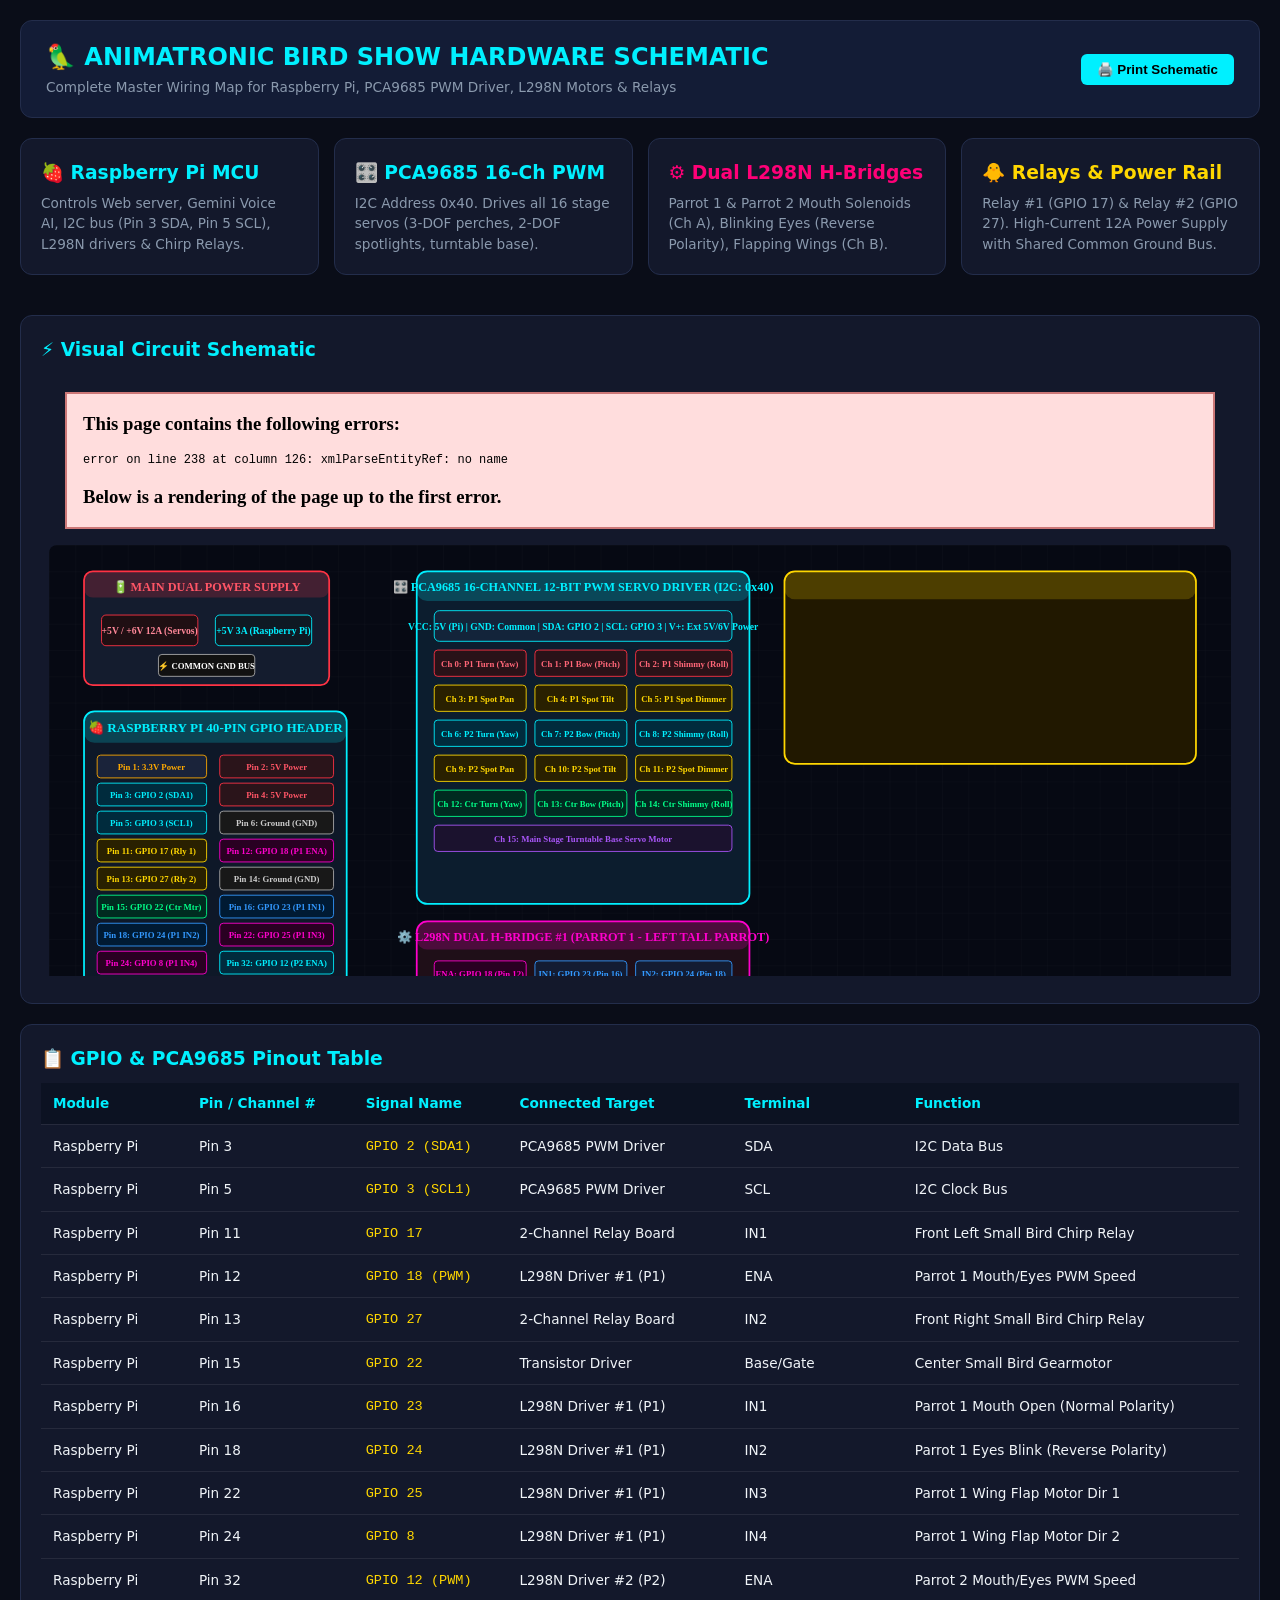
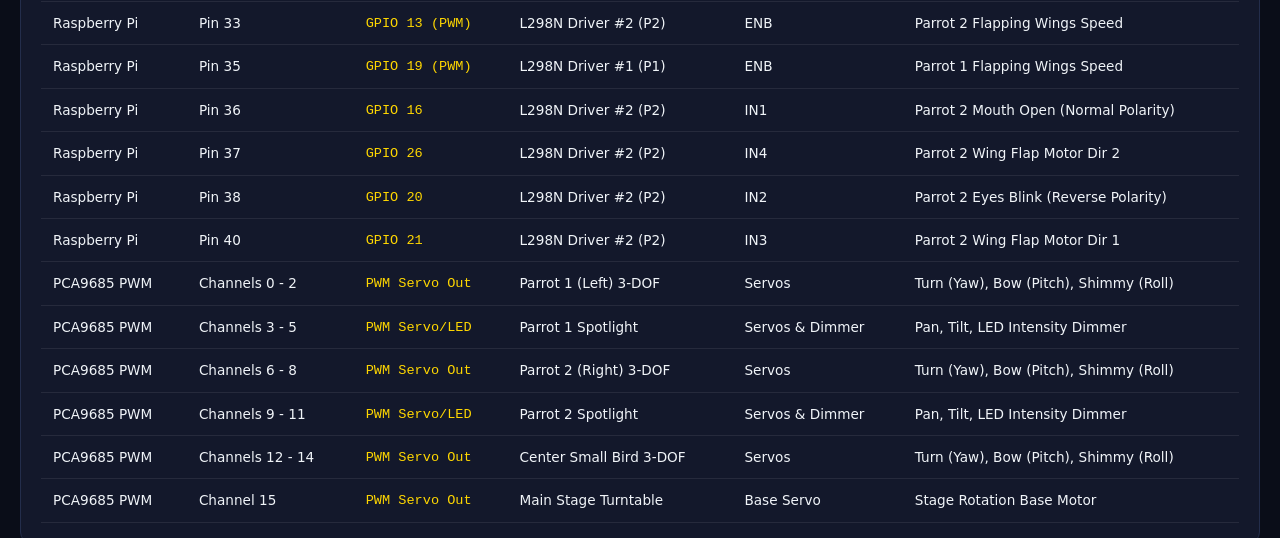
<file: wiring_diagram.html>
<!DOCTYPE html>
<html lang="en">
<head>
    <meta charset="UTF-8">
    <meta name="viewport" content="width=device-width, initial-scale=1.0">
    <title>🦜 Animatronic Bird Show - Hardware Wiring Diagram & Schematic</title>
    <style>
        :root {
            --bg-dark: #0a0d18;
            --card-bg: #13182b;
            --card-border: #232d4b;
            --text-main: #f0f4f8;
            --text-muted: #8a99ad;
            --accent-cyan: #00f0ff;
            --accent-yellow: #ffd700;
            --accent-green: #00ff88;
            --accent-red: #ff3344;
            --accent-magenta: #ff0077;
            --font-family: 'Segoe UI', system-ui, sans-serif;
        }
        * { box-sizing: border-box; margin: 0; padding: 0; }
        body { background: var(--bg-dark); color: var(--text-main); font-family: var(--font-family); padding: 20px; line-height: 1.5; }
        header { display: flex; justify-content: space-between; align-items: center; background: #131c36; border: 1px solid var(--card-border); padding: 18px 25px; border-radius: 12px; margin-bottom: 20px; }
        h1 { font-size: 1.5rem; color: var(--accent-cyan); }
        .subtitle { font-size: 0.85rem; color: var(--text-muted); }
        .card { background: var(--card-bg); border: 1px solid var(--card-border); border-radius: 12px; padding: 20px; margin-bottom: 20px; }
        .grid { display: grid; grid-template-columns: repeat(auto-fit, minmax(280px, 1fr)); gap: 15px; margin-bottom: 20px; }
        table { width: 100%; border-collapse: collapse; margin-top: 10px; font-size: 0.85rem; }
        th, td { padding: 10px 12px; text-align: left; border-bottom: 1px solid rgba(255,255,255,0.08); }
        th { background: #0c1222; color: var(--accent-cyan); font-weight: bold; }
        tr:hover { background: rgba(0, 240, 255, 0.1); }
        .btn { background: var(--accent-cyan); color: #000; border: none; padding: 8px 16px; border-radius: 6px; font-weight: bold; cursor: pointer; }
        code { color: var(--accent-yellow); font-family: monospace; }
    </style>
</head>
<body>
    <header>
        <div>
            <h1>🦜 ANIMATRONIC BIRD SHOW HARDWARE SCHEMATIC</h1>
            <span class="subtitle">Complete Master Wiring Map for Raspberry Pi, PCA9685 PWM Driver, L298N Motors & Relays</span>
        </div>
        <button class="btn" onclick="window.print()">🖨️ Print Schematic</button>
    </header>

    <div class="grid">
        <div class="card">
            <h3 style="color:var(--accent-cyan);">🍓 Raspberry Pi MCU</h3>
            <p style="font-size:0.85rem; color:var(--text-muted); margin-top:6px;">
                Controls Web server, Gemini Voice AI, I2C bus (Pin 3 SDA, Pin 5 SCL), L298N drivers & Chirp Relays.
            </p>
        </div>
        <div class="card">
            <h3 style="color:var(--accent-cyan);">🎛️ PCA9685 16-Ch PWM</h3>
            <p style="font-size:0.85rem; color:var(--text-muted); margin-top:6px;">
                I2C Address 0x40. Drives all 16 stage servos (3-DOF perches, 2-DOF spotlights, turntable base).
            </p>
        </div>
        <div class="card">
            <h3 style="color:var(--accent-magenta);">⚙️ Dual L298N H-Bridges</h3>
            <p style="font-size:0.85rem; color:var(--text-muted); margin-top:6px;">
                Parrot 1 & Parrot 2 Mouth Solenoids (Ch A), Blinking Eyes (Reverse Polarity), Flapping Wings (Ch B).
            </p>
        </div>
        <div class="card">
            <h3 style="color:var(--accent-yellow);">🐥 Relays & Power Rail</h3>
            <p style="font-size:0.85rem; color:var(--text-muted); margin-top:6px;">
                Relay #1 (GPIO 17) & Relay #2 (GPIO 27). High-Current 12A Power Supply with Shared Common Ground Bus.
            </p>
        </div>
    </div>

    <div class="card" style="overflow-x: auto;">
        <h3 style="color:var(--accent-cyan); margin-bottom:12px;">⚡ Visual Circuit Schematic</h3>
        <iframe src="wiring_diagram.svg" style="width:100%; height:600px; border:none; border-radius:8px;"></iframe>
    </div>

    <div class="card">
        <h3 style="color:var(--accent-cyan);">📋 GPIO & PCA9685 Pinout Table</h3>
        <table>
            <thead>
                <tr>
                    <th>Module</th>
                    <th>Pin / Channel #</th>
                    <th>Signal Name</th>
                    <th>Connected Target</th>
                    <th>Terminal</th>
                    <th>Function</th>
                </tr>
            </thead>
            <tbody>
                <tr><td>Raspberry Pi</td><td>Pin 3</td><td><code>GPIO 2 (SDA1)</code></td><td>PCA9685 PWM Driver</td><td>SDA</td><td>I2C Data Bus</td></tr>
                <tr><td>Raspberry Pi</td><td>Pin 5</td><td><code>GPIO 3 (SCL1)</code></td><td>PCA9685 PWM Driver</td><td>SCL</td><td>I2C Clock Bus</td></tr>
                <tr><td>Raspberry Pi</td><td>Pin 11</td><td><code>GPIO 17</code></td><td>2-Channel Relay Board</td><td>IN1</td><td>Front Left Small Bird Chirp Relay</td></tr>
                <tr><td>Raspberry Pi</td><td>Pin 12</td><td><code>GPIO 18 (PWM)</code></td><td>L298N Driver #1 (P1)</td><td>ENA</td><td>Parrot 1 Mouth/Eyes PWM Speed</td></tr>
                <tr><td>Raspberry Pi</td><td>Pin 13</td><td><code>GPIO 27</code></td><td>2-Channel Relay Board</td><td>IN2</td><td>Front Right Small Bird Chirp Relay</td></tr>
                <tr><td>Raspberry Pi</td><td>Pin 15</td><td><code>GPIO 22</code></td><td>Transistor Driver</td><td>Base/Gate</td><td>Center Small Bird Gearmotor</td></tr>
                <tr><td>Raspberry Pi</td><td>Pin 16</td><td><code>GPIO 23</code></td><td>L298N Driver #1 (P1)</td><td>IN1</td><td>Parrot 1 Mouth Open (Normal Polarity)</td></tr>
                <tr><td>Raspberry Pi</td><td>Pin 18</td><td><code>GPIO 24</code></td><td>L298N Driver #1 (P1)</td><td>IN2</td><td>Parrot 1 Eyes Blink (Reverse Polarity)</td></tr>
                <tr><td>Raspberry Pi</td><td>Pin 22</td><td><code>GPIO 25</code></td><td>L298N Driver #1 (P1)</td><td>IN3</td><td>Parrot 1 Wing Flap Motor Dir 1</td></tr>
                <tr><td>Raspberry Pi</td><td>Pin 24</td><td><code>GPIO 8</code></td><td>L298N Driver #1 (P1)</td><td>IN4</td><td>Parrot 1 Wing Flap Motor Dir 2</td></tr>
                <tr><td>Raspberry Pi</td><td>Pin 32</td><td><code>GPIO 12 (PWM)</code></td><td>L298N Driver #2 (P2)</td><td>ENA</td><td>Parrot 2 Mouth/Eyes PWM Speed</td></tr>
                <tr><td>Raspberry Pi</td><td>Pin 33</td><td><code>GPIO 13 (PWM)</code></td><td>L298N Driver #2 (P2)</td><td>ENB</td><td>Parrot 2 Flapping Wings Speed</td></tr>
                <tr><td>Raspberry Pi</td><td>Pin 35</td><td><code>GPIO 19 (PWM)</code></td><td>L298N Driver #1 (P1)</td><td>ENB</td><td>Parrot 1 Flapping Wings Speed</td></tr>
                <tr><td>Raspberry Pi</td><td>Pin 36</td><td><code>GPIO 16</code></td><td>L298N Driver #2 (P2)</td><td>IN1</td><td>Parrot 2 Mouth Open (Normal Polarity)</td></tr>
                <tr><td>Raspberry Pi</td><td>Pin 37</td><td><code>GPIO 26</code></td><td>L298N Driver #2 (P2)</td><td>IN4</td><td>Parrot 2 Wing Flap Motor Dir 2</td></tr>
                <tr><td>Raspberry Pi</td><td>Pin 38</td><td><code>GPIO 20</code></td><td>L298N Driver #2 (P2)</td><td>IN2</td><td>Parrot 2 Eyes Blink (Reverse Polarity)</td></tr>
                <tr><td>Raspberry Pi</td><td>Pin 40</td><td><code>GPIO 21</code></td><td>L298N Driver #2 (P2)</td><td>IN3</td><td>Parrot 2 Wing Flap Motor Dir 1</td></tr>
                <tr><td>PCA9685 PWM</td><td>Channels 0 - 2</td><td><code>PWM Servo Out</code></td><td>Parrot 1 (Left) 3-DOF</td><td>Servos</td><td>Turn (Yaw), Bow (Pitch), Shimmy (Roll)</td></tr>
                <tr><td>PCA9685 PWM</td><td>Channels 3 - 5</td><td><code>PWM Servo/LED</code></td><td>Parrot 1 Spotlight</td><td>Servos & Dimmer</td><td>Pan, Tilt, LED Intensity Dimmer</td></tr>
                <tr><td>PCA9685 PWM</td><td>Channels 6 - 8</td><td><code>PWM Servo Out</code></td><td>Parrot 2 (Right) 3-DOF</td><td>Servos</td><td>Turn (Yaw), Bow (Pitch), Shimmy (Roll)</td></tr>
                <tr><td>PCA9685 PWM</td><td>Channels 9 - 11</td><td><code>PWM Servo/LED</code></td><td>Parrot 2 Spotlight</td><td>Servos & Dimmer</td><td>Pan, Tilt, LED Intensity Dimmer</td></tr>
                <tr><td>PCA9685 PWM</td><td>Channels 12 - 14</td><td><code>PWM Servo Out</code></td><td>Center Small Bird 3-DOF</td><td>Servos</td><td>Turn (Yaw), Bow (Pitch), Shimmy (Roll)</td></tr>
                <tr><td>PCA9685 PWM</td><td>Channel 15</td><td><code>PWM Servo Out</code></td><td>Main Stage Turntable</td><td>Base Servo</td><td>Stage Rotation Base Motor</td></tr>
            </tbody>
        </table>
    </div>
</body>
</html>
</file>
